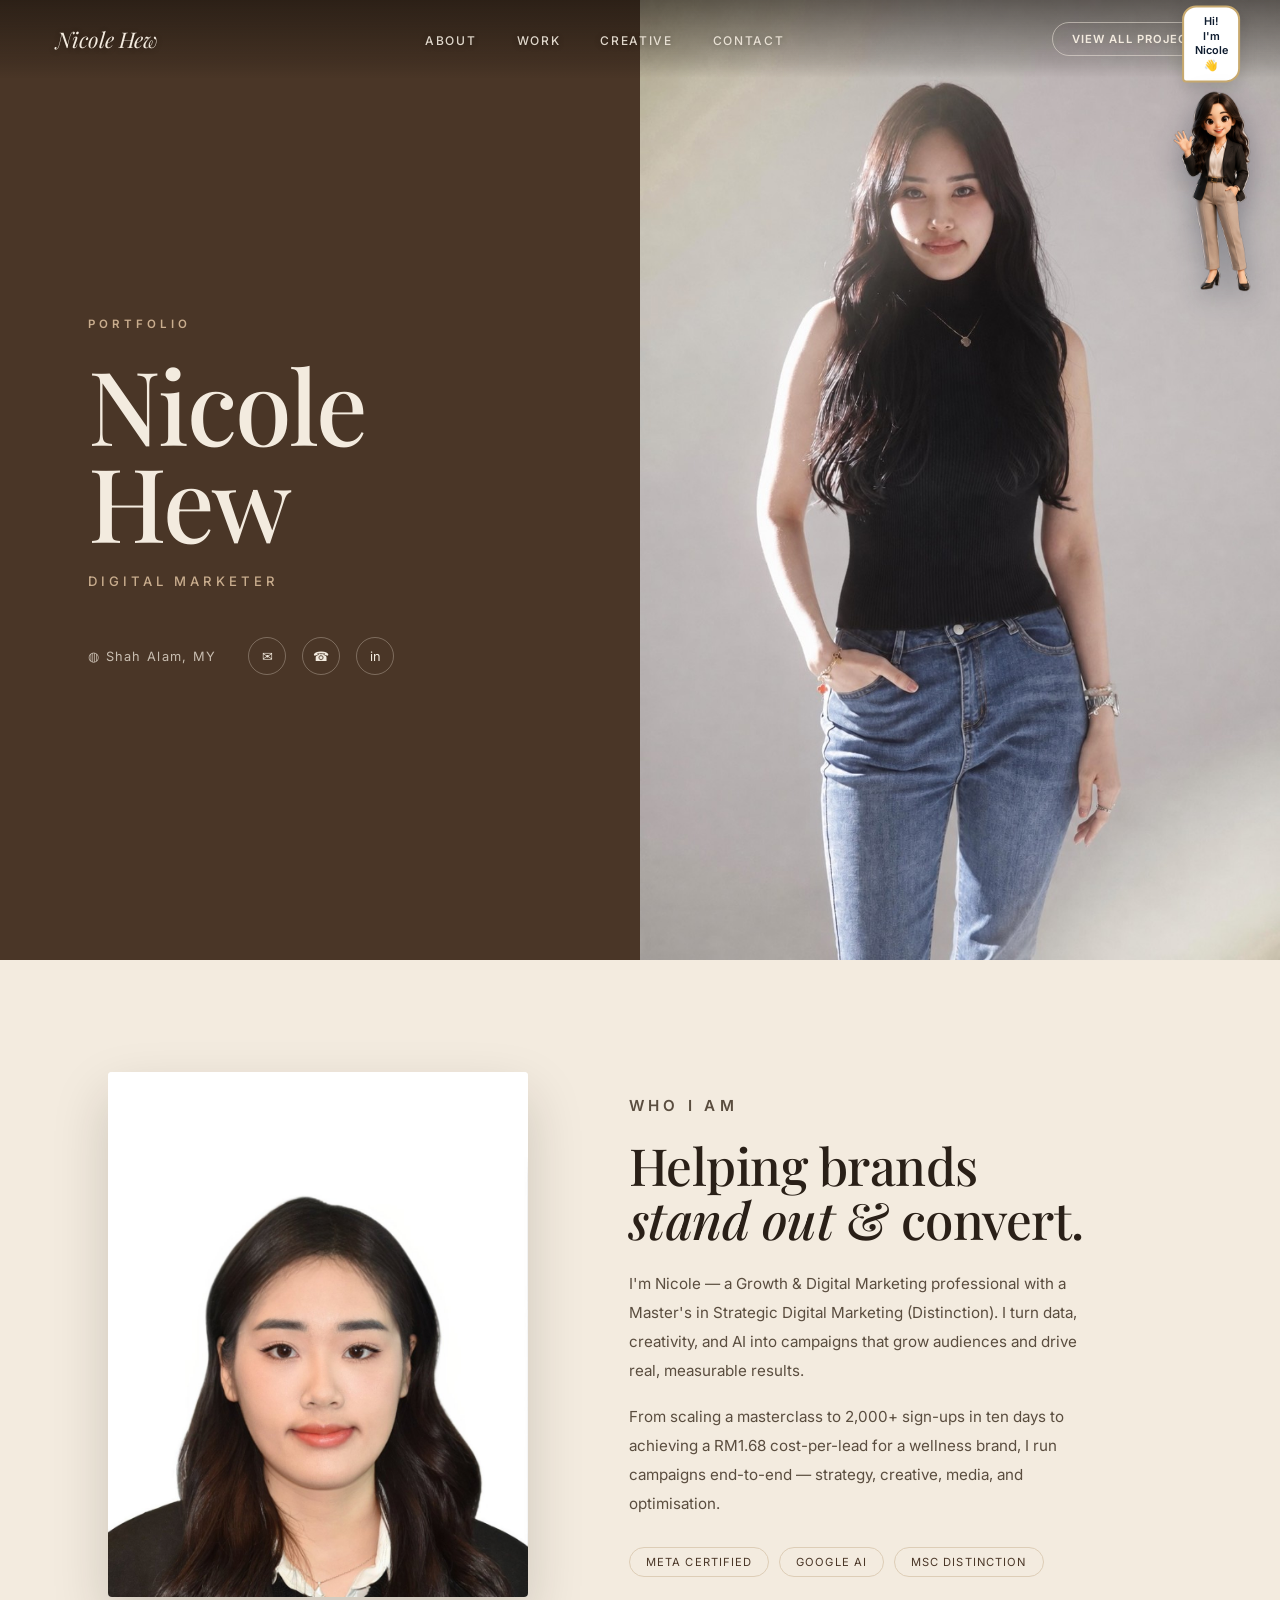
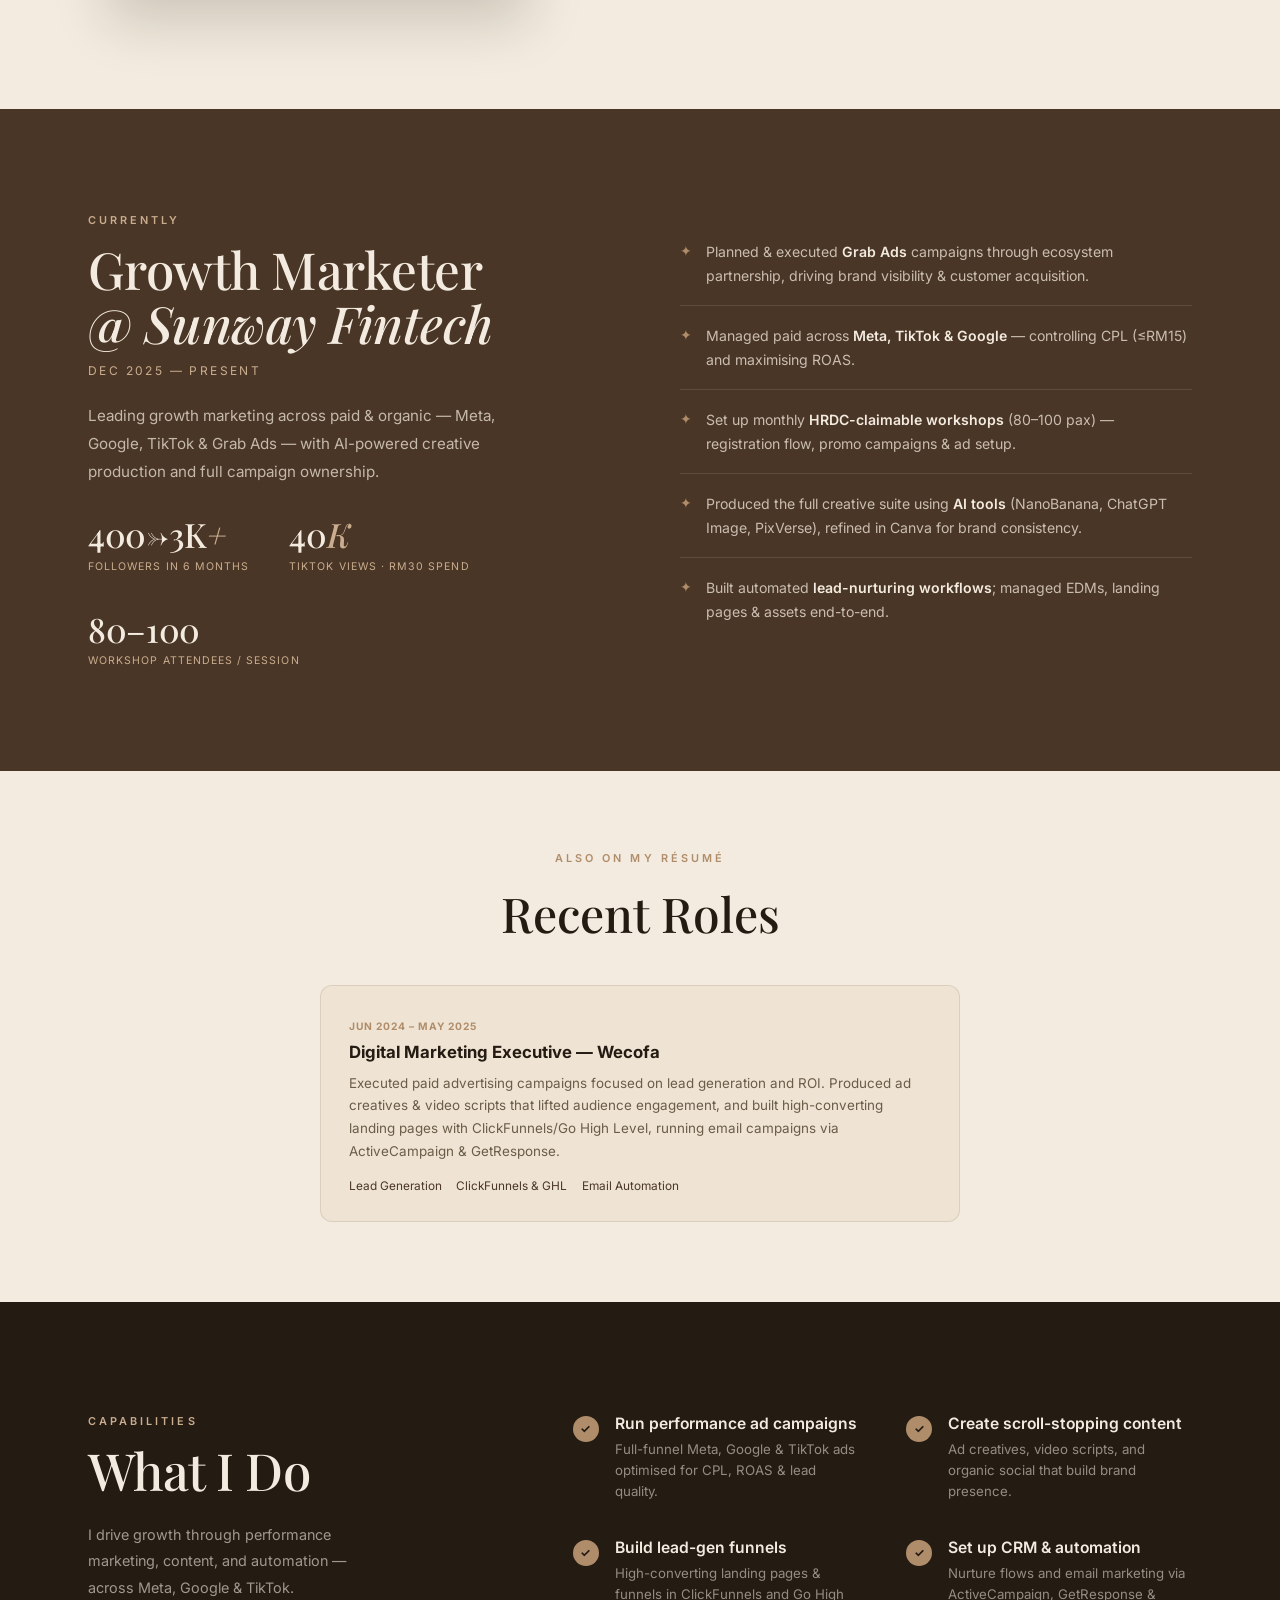
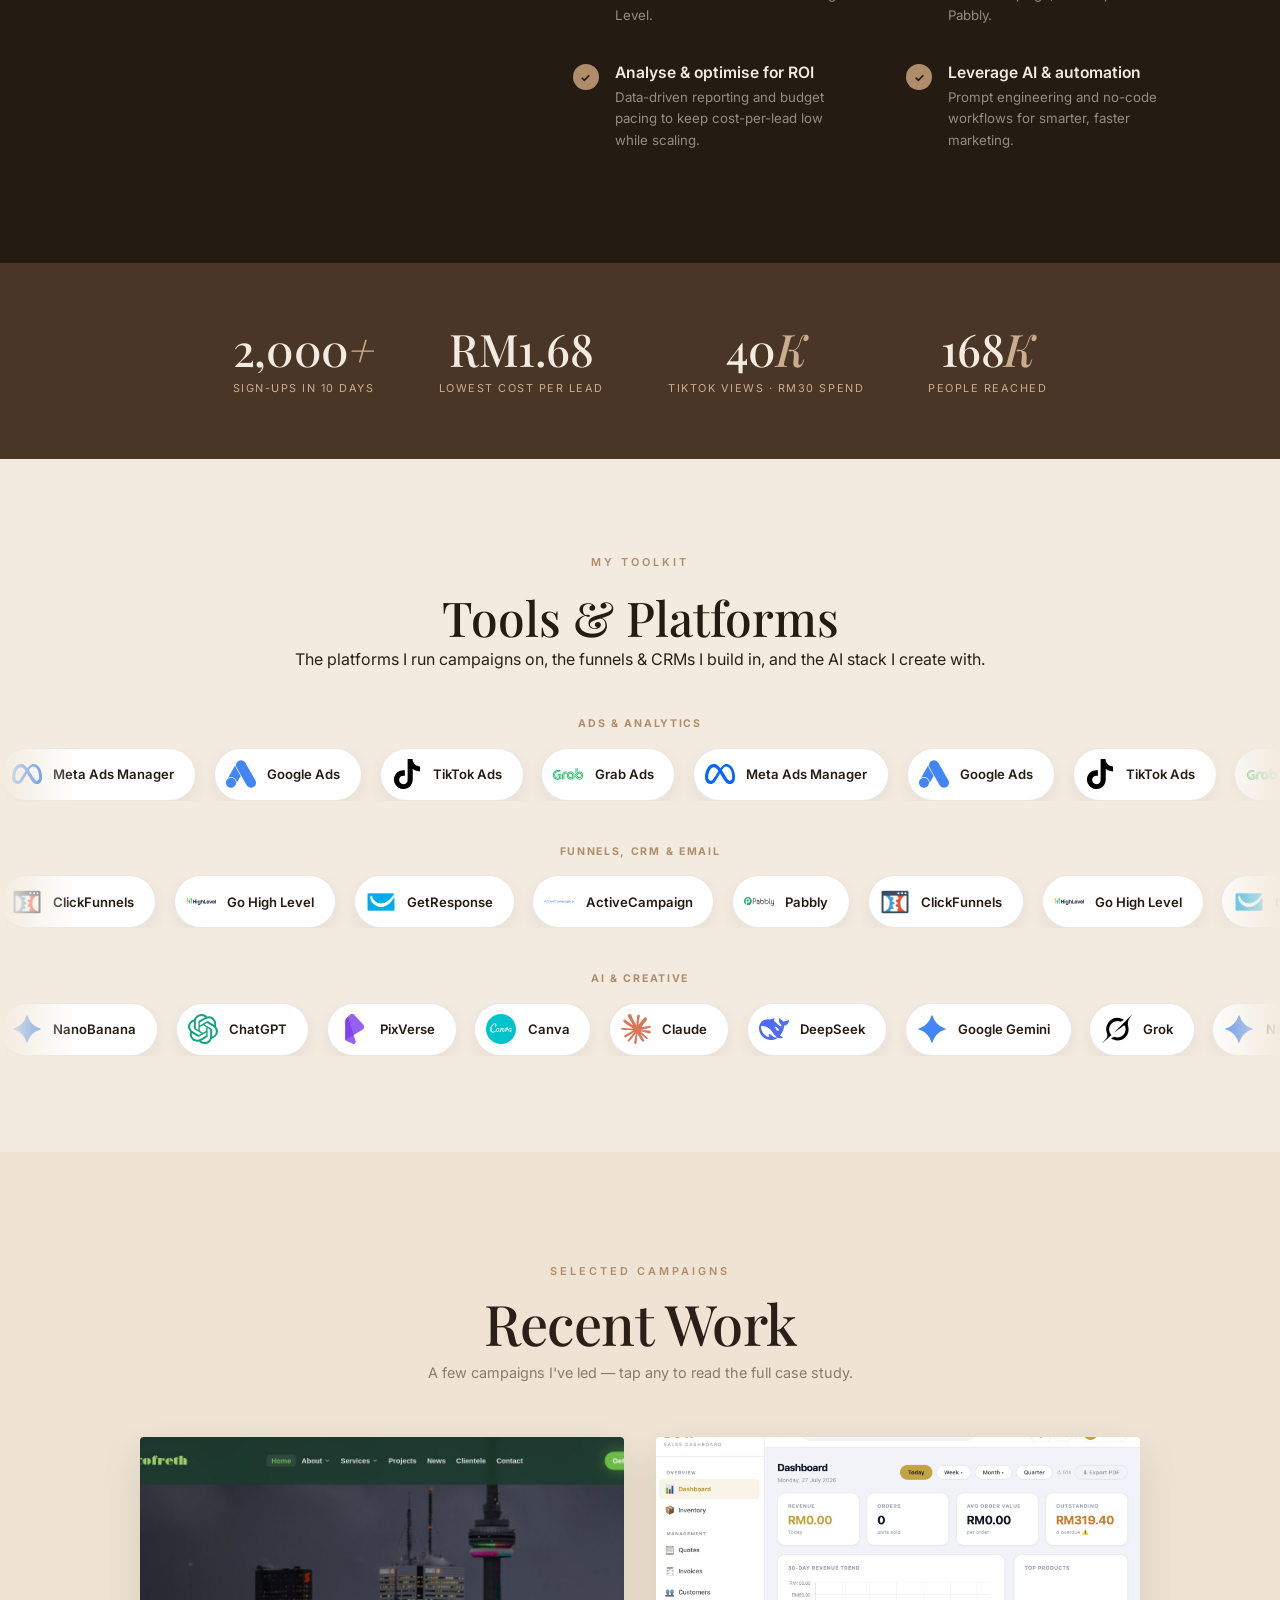
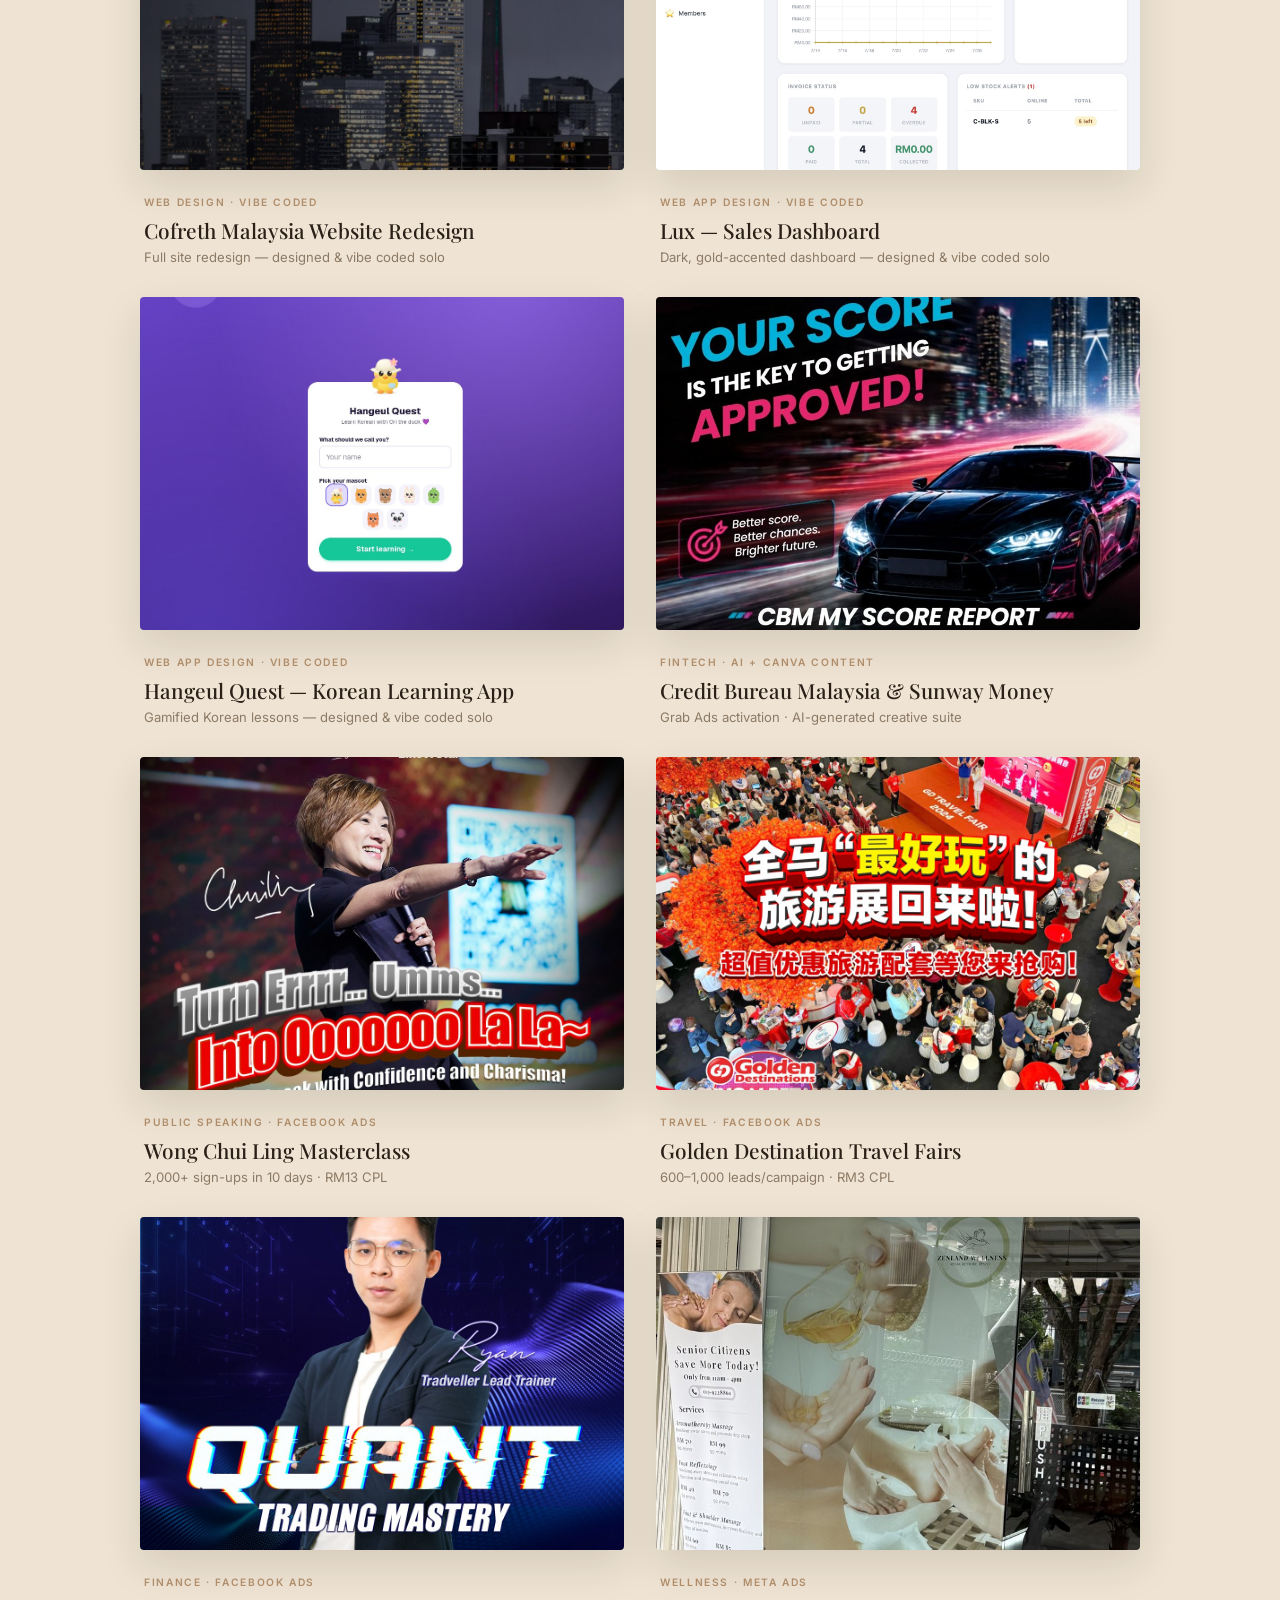
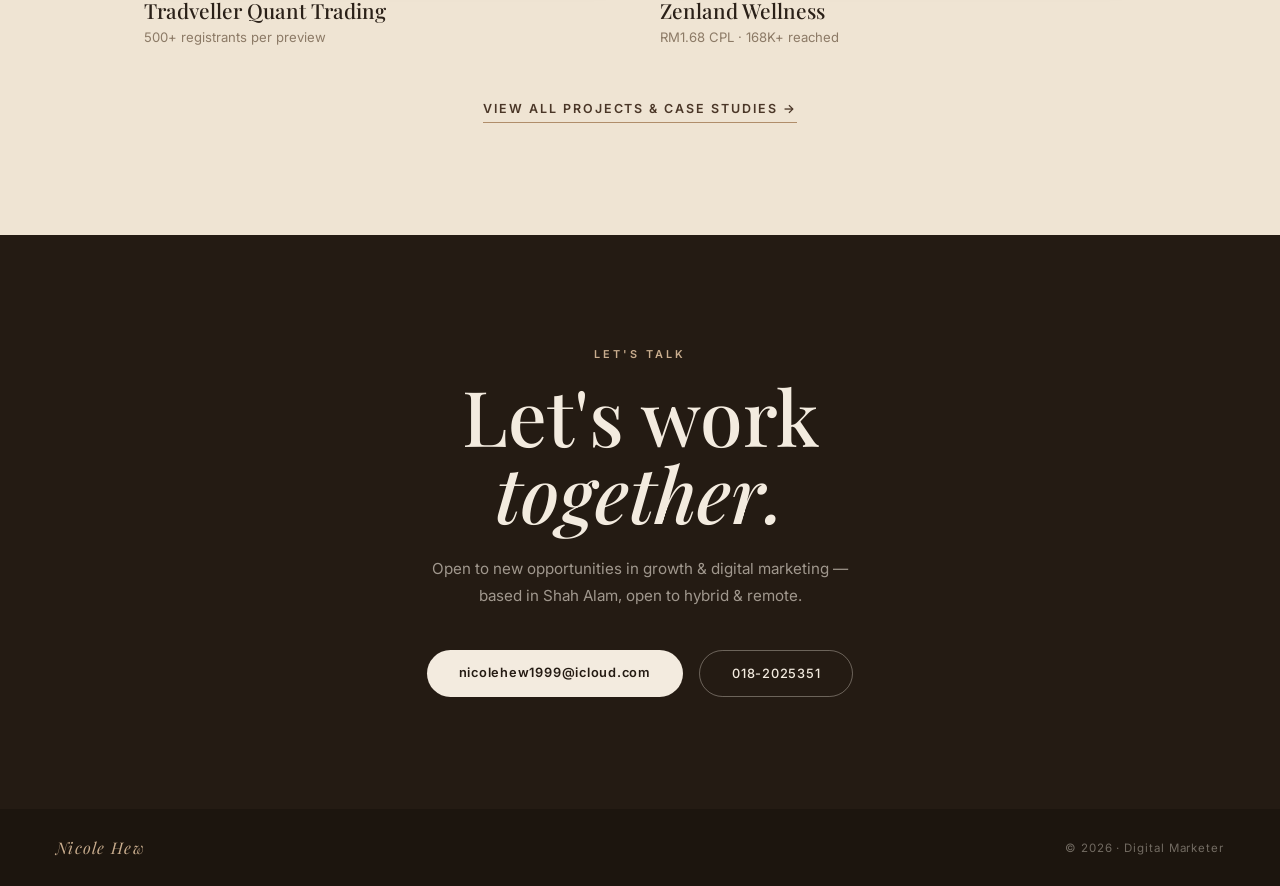
<file: index.html>
<!DOCTYPE html>
<html lang="en">
<head>
  <meta charset="UTF-8" />
  <meta name="viewport" content="width=device-width, initial-scale=1.0" />
  <title>Nicole Hew — Digital Marketer</title>
  <link rel="preconnect" href="https://fonts.googleapis.com" />
  <link rel="preconnect" href="https://fonts.gstatic.com" crossorigin />
  <link href="https://fonts.googleapis.com/css2?family=Playfair+Display:ital,wght@0,400;0,500;0,600;1,400;1,500&family=Cormorant+Garamond:ital@0;1&family=Inter:wght@300;400;500;600&display=swap" rel="stylesheet" />
  <link rel="stylesheet" href="style.css?v=28" />
</head>
<body>

  <!-- NAV -->
  <nav>
    <span class="logo">Nicole Hew</span>
    <ul>
      <li><a href="#about">About</a></li>
      <li><a href="#case">Work</a></li>
      <li><a href="projects.html#ai">Creative</a></li>
      <li><a href="#contact">Contact</a></li>
    </ul>
    <a class="nav-cta" href="projects.html">View All Projects</a>
  </nav>

  <!-- HERO -->
  <header class="hero">
    <div class="hero-text">
      <p class="hero-eyebrow">Portfolio</p>
      <h1 class="hero-name">Nicole<br/>Hew</h1>
      <p class="hero-role">Digital Marketer</p>
      <div class="hero-foot">
        <span class="hero-loc">◍ Shah Alam, MY</span>
        <div class="hero-socials">
          <a href="mailto:nicolehew1999@icloud.com" aria-label="Email">✉</a>
          <a href="tel:+60182025351" aria-label="Phone">☎</a>
          <a href="https://www.linkedin.com/in/nicolehewweiyi/" target="_blank" rel="noopener" aria-label="LinkedIn">in</a>
        </div>
      </div>
    </div>
    <div class="hero-photo">
      <img src="photo2.jpg?v=2" alt="Nicole Hew" onerror="this.outerHTML='&lt;div class=\'photo-ph hero-ph\'&gt;&lt;span&gt;Your portrait&lt;/span&gt;&lt;/div&gt;'" />
    </div>
  </header>

  <!-- ABOUT -->
  <section class="about" id="about">
    <div class="about-media">
      <img class="about-single" src="photo.jpg" alt="Nicole Hew" onerror="this.outerHTML='&lt;div class=\'photo-ph about-ph\'&gt;&lt;span&gt;Your photo&lt;/span&gt;&lt;/div&gt;'" />
    </div>
    <div class="about-copy">
      <p class="eyebrow">Who I am</p>
      <h2 class="serif-lg">Helping brands<br/><em>stand out</em> &amp; convert.</h2>
      <p>I'm Nicole — a Growth &amp; Digital Marketing professional with a Master's in Strategic Digital Marketing (Distinction). I turn data, creativity, and AI into campaigns that grow audiences and drive real, measurable results.</p>
      <p>From scaling a masterclass to 2,000+ sign-ups in ten days to achieving a RM1.68 cost-per-lead for a wellness brand, I run campaigns end-to-end — strategy, creative, media, and optimisation.</p>
      <div class="about-tags">
        <span>Meta Certified</span><span>Google AI</span><span>MSc Distinction</span>
      </div>
    </div>
  </section>

  <!-- CURRENT ROLE -->
  <section class="current" id="current">
    <div class="current-head">
      <p class="eyebrow light">Currently</p>
      <h2 class="serif-lg light">Growth Marketer<br/><em>@ Sunway Fintech</em></h2>
      <p class="current-date">Dec 2025 — Present</p>
      <p class="current-intro">Leading growth marketing across paid &amp; organic — Meta, Google, TikTok &amp; Grab Ads — with AI-powered creative production and full campaign ownership.</p>
      <div class="current-metrics">
        <div><b class="serif-lg">400→3K<em>+</em></b><span>Followers in 6 months</span></div>
        <div><b class="serif-lg">40<em>K</em></b><span>TikTok views · RM30 spend</span></div>
        <div><b class="serif-lg">80–100</b><span>Workshop attendees / session</span></div>
      </div>
    </div>
    <ul class="current-list">
      <li><span class="c-tick">✦</span><p>Planned &amp; executed <b>Grab Ads</b> campaigns through ecosystem partnership, driving brand visibility &amp; customer acquisition.</p></li>
      <li><span class="c-tick">✦</span><p>Managed paid across <b>Meta, TikTok &amp; Google</b> — controlling CPL (≤RM15) and maximising ROAS.</p></li>
      <li><span class="c-tick">✦</span><p>Set up monthly <b>HRDC-claimable workshops</b> (80–100 pax) — registration flow, promo campaigns &amp; ad setup.</p></li>
      <li><span class="c-tick">✦</span><p>Produced the full creative suite using <b>AI tools</b> (NanoBanana, ChatGPT Image, PixVerse), refined in Canva for brand consistency.</p></li>
      <li><span class="c-tick">✦</span><p>Built automated <b>lead-nurturing workflows</b>; managed EDMs, landing pages &amp; assets end-to-end.</p></li>
    </ul>
  </section>

  <!-- RECENT ROLES -->
  <section class="roles-wrap">
    <div class="section-head">
      <p class="eyebrow">Also On My Résumé</p>
      <h3>Recent Roles</h3>
    </div>
    <div class="roles">
      <div class="role-card">
        <span class="role-badge">Jun 2024 – May 2025</span>
        <h4>Digital Marketing Executive — Wecofa</h4>
        <p>Executed paid advertising campaigns focused on lead generation and ROI. Produced ad creatives &amp; video scripts that lifted audience engagement, and built high-converting landing pages with ClickFunnels/Go High Level, running email campaigns via ActiveCampaign &amp; GetResponse.</p>
        <div class="role-metrics">
          <span>Lead Generation</span>
          <span>ClickFunnels &amp; GHL</span>
          <span>Email Automation</span>
        </div>
      </div>
    </div>
  </section>

  <!-- SERVICES ("Do you need to") -->
  <section class="services" id="work">
    <div class="services-inner">
      <div class="services-head">
        <p class="eyebrow light">Capabilities</p>
        <h2 class="serif-lg light">What I Do</h2>
        <p class="services-sub">I drive growth through performance marketing, content, and automation — across Meta, Google &amp; TikTok.</p>
      </div>
      <ul class="services-list">
        <li><span class="tick">✓</span><div><b>Run performance ad campaigns</b><p>Full-funnel Meta, Google &amp; TikTok ads optimised for CPL, ROAS &amp; lead quality.</p></div></li>
        <li><span class="tick">✓</span><div><b>Create scroll-stopping content</b><p>Ad creatives, video scripts, and organic social that build brand presence.</p></div></li>
        <li><span class="tick">✓</span><div><b>Build lead-gen funnels</b><p>High-converting landing pages &amp; funnels in ClickFunnels and Go High Level.</p></div></li>
        <li><span class="tick">✓</span><div><b>Set up CRM &amp; automation</b><p>Nurture flows and email marketing via ActiveCampaign, GetResponse &amp; Pabbly.</p></div></li>
        <li><span class="tick">✓</span><div><b>Analyse &amp; optimise for ROI</b><p>Data-driven reporting and budget pacing to keep cost-per-lead low while scaling.</p></div></li>
        <li><span class="tick">✓</span><div><b>Leverage AI &amp; automation</b><p>Prompt engineering and no-code workflows for smarter, faster marketing.</p></div></li>
      </ul>
    </div>
  </section>

  <!-- STATS BAND -->
  <section class="stats">
    <div class="stat"><span class="stat-num serif-lg">2,000<em>+</em></span><span class="stat-key">Sign-ups in 10 days</span></div>
    <div class="stat"><span class="stat-num serif-lg">RM1.68</span><span class="stat-key">Lowest cost per lead</span></div>
    <div class="stat"><span class="stat-num serif-lg">40<em>K</em></span><span class="stat-key">TikTok views · RM30 spend</span></div>
    <div class="stat"><span class="stat-num serif-lg">168<em>K</em></span><span class="stat-key">People reached</span></div>
  </section>

  <!-- TOOLS & PLATFORMS -->
  <section class="tools" id="tools">
    <div class="section-head">
      <p class="eyebrow">My Toolkit</p>
      <h3>Tools &amp; Platforms</h3>
      <p class="section-sub">The platforms I run campaigns on, the funnels &amp; CRMs I build in, and the AI stack I create with.</p>
    </div>

    <p class="tools-cat">Ads &amp; Analytics</p>
    <div class="marquee">
      <div class="marquee-track" data-marquee>
        <div class="logo-card"><img src="img/logos/meta.svg" alt="Meta" /><span>Meta Ads Manager</span></div>
        <div class="logo-card"><img src="img/logos/googleads.svg" alt="Google Ads" /><span>Google Ads</span></div>
        <div class="logo-card"><img src="img/logos/tiktok.svg" alt="TikTok" /><span>TikTok Ads</span></div>
        <div class="logo-card"><img src="img/logos/grab.svg" alt="Grab" /><span>Grab Ads</span></div>
      </div>
    </div>

    <p class="tools-cat">Funnels, CRM &amp; Email</p>
    <div class="marquee">
      <div class="marquee-track reverse" data-marquee>
        <div class="logo-card"><img src="img/logos/clickfunnels.png" alt="ClickFunnels" /><span>ClickFunnels</span></div>
        <div class="logo-card"><img src="img/logos/gohighlevel.svg" alt="Go High Level" /><span>Go High Level</span></div>
        <div class="logo-card"><img src="img/logos/getresponse.png" alt="GetResponse" /><span>GetResponse</span></div>
        <div class="logo-card"><img src="img/logos/activecampaign.svg" alt="ActiveCampaign" /><span>ActiveCampaign</span></div>
        <div class="logo-card"><img src="img/logos/pabbly.svg" alt="Pabbly" /><span>Pabbly</span></div>
      </div>
    </div>

    <p class="tools-cat">AI &amp; Creative</p>
    <div class="marquee">
      <div class="marquee-track" data-marquee>
        <div class="logo-card"><img src="img/logos/gemini.svg" alt="Gemini" /><span>NanoBanana</span></div>
        <div class="logo-card"><img src="img/logos/openai.svg" alt="OpenAI" /><span>ChatGPT</span></div>
        <div class="logo-card"><img src="img/logos/pixverse.svg" alt="PixVerse" /><span>PixVerse</span></div>
        <div class="logo-card"><img src="img/logos/canva.svg" alt="Canva" /><span>Canva</span></div>
        <div class="logo-card"><img src="img/logos/claude.svg" alt="Claude" /><span>Claude</span></div>
        <div class="logo-card"><img src="img/logos/deepseek.svg" alt="DeepSeek" /><span>DeepSeek</span></div>
        <div class="logo-card"><img src="img/logos/gemini.svg" alt="Gemini" /><span>Google Gemini</span></div>
        <div class="logo-card"><img src="img/logos/grok.svg" alt="Grok" /><span>Grok</span></div>
      </div>
    </div>
  </section>

  <!-- SELECTED WORK -->
  <section class="work" id="case">
    <div class="work-head">
      <p class="eyebrow">Selected campaigns</p>
      <h2 class="serif-lg">Recent Work</h2>
      <p class="work-sub">A few campaigns I've led — tap any to read the full case study.</p>
    </div>
    <div class="work-gallery">
      <a class="wtile" href="projects.html#cofreth">
        <div class="wtile-img"><img src="img/cofreth-new.jpg" alt="Cofreth Malaysia website redesign" /></div>
        <div class="wtile-cap"><span class="wtile-cat">Web Design · Vibe Coded</span><h3>Cofreth Malaysia Website Redesign</h3><p>Full site redesign — designed &amp; vibe coded solo</p></div>
      </a>
      <a class="wtile" href="projects.html#lux">
        <div class="wtile-img"><img src="img/lux-dashboard.jpg" alt="Lux Sales Dashboard" /></div>
        <div class="wtile-cap"><span class="wtile-cat">Web App Design · Vibe Coded</span><h3>Lux — Sales Dashboard</h3><p>Dark, gold-accented dashboard — designed &amp; vibe coded solo</p></div>
      </a>
      <a class="wtile" href="projects.html#hangeul">
        <div class="wtile-img"><img src="img/korean-onboarding.jpg" alt="Hangeul Quest Korean learning app" /></div>
        <div class="wtile-cap"><span class="wtile-cat">Web App Design · Vibe Coded</span><h3>Hangeul Quest — Korean Learning App</h3><p>Gamified Korean lessons — designed &amp; vibe coded solo</p></div>
      </a>
      <a class="wtile" href="projects.html#cbmsunway">
        <div class="wtile-img"><img src="img/cbm-car.jpg" alt="Credit Bureau Malaysia MyScore campaign" /></div>
        <div class="wtile-cap"><span class="wtile-cat">Fintech · AI + Canva Content</span><h3>Credit Bureau Malaysia &amp; Sunway Money</h3><p>Grab Ads activation · AI-generated creative suite</p></div>
      </a>
      <a class="wtile" href="projects.html#chuiling">
        <div class="wtile-img"><img src="img/chuiling-ad1.jpg" alt="Wong Chui Ling public speaking campaign" /></div>
        <div class="wtile-cap"><span class="wtile-cat">Public Speaking · Facebook Ads</span><h3>Wong Chui Ling Masterclass</h3><p>2,000+ sign-ups in 10 days · RM13 CPL</p></div>
      </a>
      <a class="wtile" href="projects.html#golden">
        <div class="wtile-img"><img src="img/golden-ad1.jpg" alt="Golden Destination travel campaign" /></div>
        <div class="wtile-cap"><span class="wtile-cat">Travel · Facebook Ads</span><h3>Golden Destination Travel Fairs</h3><p>600–1,000 leads/campaign · RM3 CPL</p></div>
      </a>
      <a class="wtile" href="projects.html#tradveller">
        <div class="wtile-img"><img src="img/quant-ad1.jpg" alt="Tradveller quant trading campaign" /></div>
        <div class="wtile-cap"><span class="wtile-cat">Finance · Facebook Ads</span><h3>Tradveller Quant Trading</h3><p>500+ registrants per preview</p></div>
      </a>
      <a class="wtile" href="projects.html#zenland">
        <div class="wtile-img"><img src="img/zenland-storefront.jpg" alt="Zenland Wellness storefront" /></div>
        <div class="wtile-cap"><span class="wtile-cat">Wellness · Meta Ads</span><h3>Zenland Wellness</h3><p>RM1.68 CPL · 168K+ reached</p></div>
      </a>
    </div>
    <a class="work-cta" href="projects.html">View all projects &amp; case studies →</a>
  </section>

  <!-- CONTACT -->
  <section class="contact" id="contact">
    <p class="eyebrow light">Let's talk</p>
    <h2 class="serif-xl light">Let's work<br/><em>together.</em></h2>
    <p class="contact-sub">Open to new opportunities in growth &amp; digital marketing — based in Shah Alam, open to hybrid &amp; remote.</p>
    <div class="contact-links">
      <a href="mailto:nicolehew1999@icloud.com" class="btn-cream">nicolehew1999@icloud.com</a>
      <a href="tel:+60182025351" class="btn-line">018-2025351</a>
    </div>
  </section>

  <footer>
    <span>Nicole Hew</span>
    <span>© 2026 · Digital Marketer</span>
  </footer>

  <script src="main.js?v=13"></script>
  <script src="mascot.js?v=18"></script>
</body>
</html>
</file>
<file: style.css>
*, *::before, *::after { box-sizing: border-box; margin: 0; padding: 0; }

:root {
  --espresso: #241b13;
  --brown: #4a3627;
  --brown-2: #5c4634;
  --tan: #b08d6a;
  --tan-soft: #c9ad8e;
  --cream: #f3ebdf;
  --cream-2: #efe4d3;
  --sand: #e6d8c3;
  --ink: #2a2018;
  --muted: #8c7a66;
  --line: #ddcdb6;
}

html { scroll-behavior: smooth; }
body { font-family: 'Inter', sans-serif; background: var(--cream); color: var(--ink); overflow-x: hidden; }

.serif-lg { font-family: 'Playfair Display', serif; font-weight: 500; line-height: 1.05; letter-spacing: -0.01em; }
.serif-xl { font-family: 'Playfair Display', serif; font-weight: 500; line-height: 1; }
em { font-family: 'Playfair Display', serif; font-style: italic; }
.eyebrow { font-size: 0.68rem; font-weight: 600; letter-spacing: 0.28em; text-transform: uppercase; color: var(--tan); margin-bottom: 1rem; }
.eyebrow.light { color: var(--tan-soft); }
.light { color: var(--cream); }

/* ── NAV ── */
nav {
  position: fixed; top: 0; left: 0; right: 0; z-index: 100;
  display: flex; align-items: center; justify-content: space-between;
  padding: 1.4rem 3.5rem;
  background: linear-gradient(180deg, rgba(20,15,10,0.55) 0%, rgba(20,15,10,0.15) 80%, rgba(20,15,10,0) 100%);
  transition: background 0.4s, padding 0.4s;
}
nav.scrolled { background: rgba(36,27,19,0.92); backdrop-filter: blur(10px); padding: 1rem 3.5rem; }
.logo { font-family: 'Playfair Display', serif; font-size: 1.35rem; font-style: italic; color: var(--cream); text-shadow: 0 1px 6px rgba(0,0,0,0.3); }
nav ul { list-style: none; display: flex; gap: 2.5rem; }
nav ul a {
  position: relative; text-decoration: none; font-size: 0.75rem; font-weight: 500; letter-spacing: 0.14em;
  text-transform: uppercase; color: rgba(243,235,223,0.9); text-shadow: 0 1px 6px rgba(0,0,0,0.3);
  padding-bottom: 0.35rem; transition: color 0.25s;
}
nav ul a::after {
  content: ''; position: absolute; left: 0; bottom: 0; width: 100%; height: 2px;
  background: var(--tan); transform: scaleX(0); transform-origin: left; transition: transform 0.25s ease;
}
nav ul a:hover { color: var(--tan-soft); }
nav ul a:hover::after { transform: scaleX(1); }
.nav-cta {
  font-size: 0.7rem; font-weight: 600; letter-spacing: 0.1em; text-transform: uppercase;
  color: var(--cream); text-decoration: none; white-space: nowrap;
  border: 1px solid rgba(243,235,223,0.5); border-radius: 999px; padding: 0.55rem 1.2rem;
  transition: background 0.25s, border-color 0.25s, color 0.25s;
}
.nav-cta:hover { background: var(--tan); border-color: var(--tan); color: var(--espresso); }

/* ── HERO ── */
.hero {
  min-height: 100vh; background: var(--brown);
  display: grid; grid-template-columns: 1fr 1fr; align-items: stretch;
}
.hero-text { display: flex; flex-direction: column; justify-content: center; padding: 6rem 4rem 4rem 5.5rem; }
.hero-eyebrow { font-family: 'Inter', sans-serif; font-size: 0.72rem; font-weight: 600; letter-spacing: 0.35em; text-transform: uppercase; color: var(--tan-soft); margin-bottom: 1.5rem; }
.hero-name { font-family: 'Playfair Display', serif; font-weight: 500; font-size: clamp(3.5rem, 8vw, 7rem); color: var(--cream); line-height: 0.95; letter-spacing: -0.02em; }
.hero-role { font-size: 0.82rem; font-weight: 500; letter-spacing: 0.3em; text-transform: uppercase; color: var(--tan-soft); margin-top: 1.5rem; }
.hero-foot { display: flex; align-items: center; gap: 2rem; margin-top: 3rem; flex-wrap: wrap; }
.hero-loc { font-size: 0.8rem; letter-spacing: 0.1em; color: rgba(243,235,223,0.75); }
.hero-socials { display: flex; gap: 1rem; }
.hero-socials a {
  width: 38px; height: 38px; border-radius: 50%; border: 1px solid rgba(243,235,223,0.3);
  display: flex; align-items: center; justify-content: center;
  color: var(--cream); text-decoration: none; font-size: 0.8rem; transition: all 0.25s;
}
.hero-socials a:hover { background: var(--tan); border-color: var(--tan); color: var(--espresso); }
.hero-photo { position: relative; overflow: hidden; }
.hero-photo img { width: 100%; height: 100%; object-fit: cover; object-position: center 20%; display: block; }

/* photo placeholders */
.photo-ph { display: flex; align-items: center; justify-content: center; background: var(--brown-2); }
.photo-ph span { font-family: 'Playfair Display', serif; font-style: italic; font-size: 1.1rem; color: var(--tan-soft); letter-spacing: 0.05em; }
.hero-ph { width: 100%; height: 100%; min-height: 100vh; }
.about-ph { width: 100%; height: 100%; background: var(--sand); }
.about-ph span { color: var(--muted); }

/* ── ABOUT ── */
.about { background: var(--cream); padding: 7rem 5.5rem; display: grid; grid-template-columns: 0.9fr 1.1fr; gap: 5rem; align-items: center; }
.about-media { display: flex; justify-content: center; }
.about-single { width: 100%; max-width: 420px; aspect-ratio: 4/5; object-fit: cover; object-position: center 20%; border-radius: 4px; box-shadow: 0 24px 55px rgba(36,27,19,0.18); display: block; background: #fff; }
.about-ph { width: 100%; max-width: 420px; aspect-ratio: 4/5; border-radius: 4px; }
.about-copy h2 { font-size: clamp(2rem, 4vw, 3.2rem); color: var(--ink); margin-bottom: 1.5rem; }
.about-copy p { font-size: 0.95rem; line-height: 1.9; color: #5a4d3f; margin-bottom: 1.1rem; max-width: 46ch; }
.about-tags { display: flex; flex-wrap: wrap; gap: 0.6rem; margin-top: 1.75rem; }
.about-tags span { font-size: 0.7rem; letter-spacing: 0.1em; text-transform: uppercase; color: var(--brown); border: 1px solid var(--line); border-radius: 100px; padding: 0.45rem 1rem; }

/* ── CURRENT ROLE ── */
.current { background: var(--brown); padding: 6.5rem 5.5rem; display: grid; grid-template-columns: 1fr 1fr; gap: 5rem; align-items: center; }
.current-head h2 { font-size: clamp(2rem, 4vw, 3.2rem); margin-bottom: 0.75rem; }
.current-date { font-size: 0.75rem; letter-spacing: 0.2em; text-transform: uppercase; color: var(--tan-soft); margin-bottom: 1.5rem; }
.current-intro { font-size: 0.95rem; line-height: 1.85; color: rgba(243,235,223,0.72); max-width: 42ch; margin-bottom: 2rem; }
.current-metrics { display: flex; gap: 2.5rem; flex-wrap: wrap; }
.current-metrics b { display: block; font-size: 2.1rem; color: var(--cream); line-height: 1; font-weight: 500; }
.current-metrics em { color: var(--tan-soft); }
.current-metrics span { font-size: 0.66rem; letter-spacing: 0.1em; text-transform: uppercase; color: var(--tan-soft); margin-top: 0.5rem; display: block; }
.current-list { list-style: none; display: flex; flex-direction: column; gap: 1.1rem; }
.current-list li { display: flex; gap: 0.9rem; align-items: flex-start; padding-bottom: 1.1rem; border-bottom: 1px solid rgba(243,235,223,0.12); }
.current-list li:last-child { border-bottom: none; }
.c-tick { color: var(--tan); font-size: 0.9rem; margin-top: 0.15rem; flex-shrink: 0; }
.current-list p { font-size: 0.88rem; line-height: 1.7; color: rgba(243,235,223,0.75); }
.current-list b { color: var(--cream); font-weight: 600; }

/* ── RECENT ROLES ── */
.roles-wrap { max-width: 1120px; margin: 0 auto; padding: 5rem 2rem; }
.roles-wrap .section-head { text-align: center; margin-bottom: 2.5rem; }
.roles-wrap .section-head h3 { font-family: 'Playfair Display', serif; font-weight: 500; font-size: clamp(2rem, 4vw, 3rem); color: var(--espresso); }
.roles { display: grid; grid-template-columns: 1fr 1fr; gap: 1.5rem; }
.roles > .role-card:only-child { grid-column: 1 / -1; justify-self: center; max-width: 640px; width: 100%; }
.role-card { background: var(--cream-2); border: 1px solid rgba(74,54,39,0.12); border-radius: 12px; padding: 1.75rem; }
.role-badge { display: inline-block; font-size: 0.64rem; font-weight: 700; letter-spacing: 0.1em; text-transform: uppercase; color: var(--tan); margin-bottom: 0.6rem; }
.role-card h4 { font-size: 1.05rem; margin-bottom: 0.6rem; color: var(--espresso); }
.role-card p { font-size: 0.84rem; line-height: 1.7; color: #6b5c48; margin-bottom: 1rem; }
.role-metrics { display: flex; flex-wrap: wrap; gap: 0.4rem 0.9rem; }
.role-metrics span { font-size: 0.74rem; color: var(--brown); }
.role-metrics b { color: var(--espresso); }
@media (max-width: 820px) { .roles { grid-template-columns: 1fr; } }

/* ── SERVICES ── */
.services { background: var(--espresso); padding: 7rem 5.5rem; }
.services-inner { display: grid; grid-template-columns: 0.8fr 1.2fr; gap: 4.5rem; align-items: start; }
.services-head h2 { font-size: clamp(2.2rem, 4vw, 3.4rem); margin-bottom: 1.5rem; }
.services-sub { font-size: 0.9rem; line-height: 1.85; color: rgba(243,235,223,0.6); max-width: 34ch; }
.services-list { list-style: none; display: grid; grid-template-columns: 1fr 1fr; gap: 2.25rem 3rem; }
.services-list li { display: flex; gap: 1rem; align-items: flex-start; }
.tick { flex-shrink: 0; width: 26px; height: 26px; border-radius: 50%; background: var(--tan); color: var(--espresso); display: flex; align-items: center; justify-content: center; font-size: 0.75rem; font-weight: 700; margin-top: 0.1rem; }
.services-list b { display: block; font-size: 0.98rem; color: var(--cream); margin-bottom: 0.35rem; font-weight: 600; }
.services-list p { font-size: 0.83rem; line-height: 1.6; color: rgba(243,235,223,0.55); }

/* ── STATS ── */
.stats { background: var(--brown); display: flex; justify-content: center; gap: 4rem; padding: 4rem 3rem; flex-wrap: wrap; }
.stat { text-align: center; }
.stat-num { display: block; font-size: 2.8rem; color: var(--cream); line-height: 1; }
.stat-num em { color: var(--tan-soft); }
.stat-key { font-size: 0.68rem; letter-spacing: 0.14em; text-transform: uppercase; color: var(--tan-soft); margin-top: 0.6rem; display: block; }

/* ── TOOLS & PLATFORMS ── */
.tools { background: var(--cream); padding: 6rem 0; overflow: hidden; }
.tools .section-head { text-align: center; margin: 0 auto 3rem; max-width: 1120px; padding: 0 5.5rem; }
.tools .section-head h3 { font-family: 'Playfair Display', serif; font-weight: 500; font-size: clamp(2rem, 4vw, 3rem); color: var(--espresso); }
.tools-cat {
  font-size: 0.66rem; font-weight: 700; letter-spacing: 0.16em; text-transform: uppercase; color: var(--tan);
  margin: 2.75rem auto 1.1rem; text-align: center; max-width: 1120px; padding: 0 5.5rem;
}
.tools-cat:first-of-type { margin-top: 0; }

.marquee {
  position: relative; overflow: hidden; width: 100%;
  -webkit-mask-image: linear-gradient(90deg, transparent 0, #000 6%, #000 94%, transparent 100%);
  mask-image: linear-gradient(90deg, transparent 0, #000 6%, #000 94%, transparent 100%);
}
.marquee-track {
  display: flex; gap: 1.1rem; width: max-content;
  animation: marquee-scroll linear infinite;
  animation-duration: var(--marquee-duration, 26s);
}
.marquee-track.reverse { animation-direction: reverse; }
.marquee:hover .marquee-track { animation-play-state: paused; }
@keyframes marquee-scroll { from { transform: translateX(0); } to { transform: translateX(calc(-1 * var(--set-width, 50%))); } }

.logo-card {
  display: flex; align-items: center; gap: 0.7rem; background: #fff; flex-shrink: 0;
  border: 1px solid rgba(74,54,39,0.12); border-radius: 100px; padding: 0.65rem 1.3rem 0.65rem 0.7rem;
  font-size: 0.82rem; font-weight: 600; color: var(--espresso); white-space: nowrap;
  box-shadow: 0 6px 16px rgba(36,27,19,0.06); transition: transform 0.25s, box-shadow 0.25s;
}
.logo-card:hover { transform: translateY(-3px) scale(1.03); box-shadow: 0 12px 26px rgba(36,27,19,0.16); }
.logo-card img { width: 30px; height: 30px; object-fit: contain; flex-shrink: 0; }
@media (max-width: 900px) {
  .tools { padding: 4.5rem 0; }
  .tools .section-head, .tools-cat { padding: 0 1.75rem; }
}

/* ── SELECTED WORK ── */
.work { background: var(--cream-2); padding: 7rem 5.5rem; }
.work-head { text-align: center; margin-bottom: 3.5rem; }
.work-head h2 { font-size: clamp(2.2rem, 4.5vw, 3.5rem); color: var(--ink); }
.work-sub { font-size: 0.9rem; color: var(--muted); margin-top: 0.75rem; }
.work-gallery { display: grid; grid-template-columns: repeat(2, 1fr); gap: 2rem; max-width: 1000px; margin: 0 auto; }
.wtile { text-decoration: none; color: var(--ink); display: block; }
.wtile-img { overflow: hidden; border-radius: 4px; aspect-ratio: 16/11; box-shadow: 0 16px 40px rgba(36,27,19,0.12); }
.wtile-img img { width: 100%; height: 100%; object-fit: cover; transition: transform 0.5s ease; display: block; }
.wtile:hover .wtile-img img { transform: scale(1.05); }
.wtile-cap { padding: 1.25rem 0.25rem 0; }
.wtile-cat { font-size: 0.64rem; font-weight: 600; letter-spacing: 0.16em; text-transform: uppercase; color: var(--tan); }
.wtile-cap h3 { font-family: 'Playfair Display', serif; font-weight: 500; font-size: 1.3rem; margin: 0.4rem 0 0.3rem; }
.wtile-cap p { font-size: 0.82rem; color: var(--muted); }
.work-cta { display: block; text-align: center; margin: 3.5rem auto 0; width: fit-content; font-size: 0.78rem; font-weight: 600; letter-spacing: 0.16em; text-transform: uppercase; color: var(--brown); text-decoration: none; border-bottom: 1px solid var(--tan); padding-bottom: 0.4rem; transition: color 0.25s; }
.work-cta:hover { color: var(--tan); }

/* ── AI-POWERED CREATIVE ── */
.ailab { background: var(--brown); padding: 7rem 5.5rem; }
.ailab-head { text-align: center; max-width: 640px; margin: 0 auto 3rem; }
.ailab-head h2 { font-size: clamp(2.2rem, 4.5vw, 3.4rem); margin-bottom: 1.25rem; }
.ailab-sub { font-size: 0.92rem; line-height: 1.85; color: rgba(243,235,223,0.72); }
.ailab-sub b { color: var(--cream); font-weight: 600; }
/* sample posts (visual + copy) */
.ailab-posts { max-width: 1000px; margin: 0 auto 4rem; display: flex; flex-direction: column; gap: 2rem; }
.ailab-post { display: grid; grid-template-columns: 280px 1fr; gap: 2.5rem; align-items: center; background: rgba(243,235,223,0.05); border: 1px solid rgba(243,235,223,0.1); border-radius: 14px; padding: 1.75rem; }
.ailab-post.feature { grid-template-columns: 1fr; }
.ailab-post.feature .ailab-post-media.wide { max-width: 560px; margin: 0 auto; width: 100%; }
.ailab-post.reverse { grid-template-columns: 1fr 280px; }
.ailab-post.reverse .ailab-post-media { order: 2; }
.ailab-post-media { position: relative; width: 100%; min-width: 0; border-radius: 10px; overflow: hidden; background: #000; box-shadow: 0 16px 38px rgba(0,0,0,0.32); aspect-ratio: 4/5; }
.ailab-post-media.is-video { aspect-ratio: 9/16; }
.ailab-post-media.wide { aspect-ratio: 2/1; }
.ailab-post-media img, .ailab-post-media video { width: 100%; height: 100%; object-fit: cover; display: block; }
.ailab-proof-gallery { display: grid; grid-template-columns: 1fr 1.55fr; gap: 1.25rem; max-width: 780px; margin: 0 auto 2rem; align-items: stretch; }
.ailab-post-media.tall { aspect-ratio: 9/17; }
.ailab-post-media.tall .ailab-badge { background: #1db954; color: #fff; }
.ailab-post-media.wide2 { aspect-ratio: 4/3; }
@media (max-width: 700px) {
  .ailab-proof-gallery { grid-template-columns: 1fr; max-width: 320px; }
}
.ailab-post-tag { font-size: 0.62rem; font-weight: 700; letter-spacing: 0.16em; text-transform: uppercase; color: var(--tan-soft); margin-bottom: 0.6rem; }
.ailab-post-copy h3 { font-family: 'Playfair Display', serif; font-weight: 500; font-size: 1.55rem; color: var(--cream); margin-bottom: 0.9rem; line-height: 1.15; }
.ailab-post-text { font-size: 0.86rem; line-height: 1.8; color: rgba(243,235,223,0.72); margin-bottom: 1rem; }
.ailab-post-meta { font-size: 0.66rem; letter-spacing: 0.1em; text-transform: uppercase; color: var(--tan); }

.ailab-showcase { position: relative; max-width: 1140px; margin: 0 auto; padding: 3rem 2rem 2.5rem; border-radius: 26px; }
.ailab-showcase::before {
  content: ''; position: absolute; inset: 0; border-radius: 26px; padding: 1.5px;
  background: linear-gradient(120deg, rgba(201,173,142,0.05), rgba(230,199,150,0.85), rgba(201,173,142,0.05), rgba(230,199,150,0.55), rgba(201,173,142,0.05));
  background-size: 300% 300%;
  animation: ai-shimmer 7s ease infinite;
  -webkit-mask: linear-gradient(#fff 0 0) content-box, linear-gradient(#fff 0 0);
  -webkit-mask-composite: xor; mask-composite: exclude;
  pointer-events: none;
}
@keyframes ai-shimmer { 0%,100% { background-position: 0% 50%; } 50% { background-position: 100% 50%; } }
.ailab-galtitle { text-align: center; font-size: 0.7rem; font-weight: 600; letter-spacing: 0.2em; text-transform: uppercase; color: var(--tan-soft); margin-bottom: 1.5rem; }
.ailab-galtitle span { position: relative; padding: 0 1.6em; }
.ailab-galtitle span::before, .ailab-galtitle span::after { content: '✦'; position: absolute; top: 50%; transform: translateY(-50%); color: var(--tan); font-size: 0.9em; }
.ailab-galtitle span::before { left: 0; }
.ailab-galtitle span::after { right: 0; }
.ailab-gallery { display: grid; grid-template-columns: repeat(3, 1fr); gap: 1.5rem; max-width: 1000px; margin: 0 auto; align-items: start; }
.ailab-gallery.two { grid-template-columns: repeat(2, 1fr); max-width: 620px; }
.ailab-gallery.four { grid-template-columns: repeat(4, 1fr); max-width: 1000px; }
.ailab-gallery.five { grid-template-columns: repeat(5, 1fr); max-width: 1080px; }
.ailab-item { margin: 0; }
.ailab-media { position: relative; aspect-ratio: 4/5; border-radius: 8px; overflow: hidden; box-shadow: 0 18px 44px rgba(0,0,0,0.28); background: #000; transition: box-shadow 0.3s, transform 0.3s; }
.ailab-media.is-video { aspect-ratio: 9/16; }
.ailab-media img, .ailab-media video { width: 100%; height: 100%; object-fit: cover; display: block; }
.ailab-item:hover .ailab-media { transform: translateY(-5px); box-shadow: 0 10px 20px rgba(0,0,0,0.25), 0 0 0 1px rgba(230,199,150,0.5), 0 0 26px rgba(230,199,150,0.45); }
.ailab-badge { position: absolute; top: 0.75rem; left: 0.75rem; background: var(--tan); color: var(--espresso); font-size: 0.6rem; font-weight: 700; letter-spacing: 0.1em; text-transform: uppercase; padding: 0.3rem 0.65rem; border-radius: 100px; }
.ailab-ai-badge {
  position: absolute; top: 0.6rem; right: 0.6rem; z-index: 2;
  font-size: 0.6rem; font-weight: 700; letter-spacing: 0.04em; color: #2a2018;
  background: linear-gradient(120deg, #f3ebdf, #e6c796, #f3ebdf);
  background-size: 220% 220%; animation: ai-shimmer 4s ease infinite;
  padding: 0.28rem 0.55rem; border-radius: 100px; box-shadow: 0 4px 12px rgba(0,0,0,0.25);
}
.ailab-item figcaption { text-align: center; margin-top: 0.75rem; font-size: 0.72rem; letter-spacing: 0.04em; color: var(--tan-soft); }

/* ── LIGHTBOX ── */
#ailab .ailab-gallery img, #ailab .ailab-post-media img { cursor: zoom-in; }
#lightbox {
  position: fixed; inset: 0; z-index: 2000;
  background: rgba(20,15,10,0.93); backdrop-filter: blur(4px);
  display: none; align-items: center; justify-content: center;
  padding: 4vh 4vw; cursor: zoom-out;
}
#lightbox.open { display: flex; animation: lbin 0.25s ease; }
@keyframes lbin { from { opacity: 0; } to { opacity: 1; } }
#lightbox img { max-width: 100%; max-height: 92vh; border-radius: 8px; box-shadow: 0 24px 70px rgba(0,0,0,0.6); }
#lightbox-close {
  position: fixed; top: 1rem; right: 1.6rem; color: var(--cream);
  font-size: 2.6rem; line-height: 1; cursor: pointer; opacity: 0.8; transition: opacity 0.2s;
}
#lightbox-close:hover { opacity: 1; }

/* ── CONTACT ── */
.contact { background: var(--espresso); text-align: center; padding: 7rem 2rem; }
.contact h2 { font-size: clamp(2.8rem, 6vw, 5rem); margin-bottom: 1.5rem; }
.contact-sub { font-size: 0.95rem; line-height: 1.8; color: rgba(243,235,223,0.6); max-width: 42ch; margin: 0 auto 2.5rem; }
.contact-links { display: flex; gap: 1rem; justify-content: center; flex-wrap: wrap; }
.btn-cream { background: var(--cream); color: var(--espresso); text-decoration: none; padding: 0.95rem 2rem; border-radius: 100px; font-size: 0.8rem; font-weight: 600; letter-spacing: 0.06em; transition: background 0.25s; }
.btn-cream:hover { background: var(--tan); }
.btn-line { border: 1px solid rgba(243,235,223,0.35); color: var(--cream); text-decoration: none; padding: 0.95rem 2rem; border-radius: 100px; font-size: 0.8rem; font-weight: 500; letter-spacing: 0.06em; transition: background 0.25s; }
.btn-line:hover { background: rgba(243,235,223,0.08); }

/* ── FOOTER ── */
footer { background: #1c150e; display: flex; justify-content: space-between; align-items: center; padding: 1.75rem 3.5rem; }
footer span { font-size: 0.72rem; letter-spacing: 0.08em; color: rgba(243,235,223,0.4); }
footer span:first-child { font-family: 'Playfair Display', serif; font-style: italic; font-size: 1rem; color: var(--tan-soft); }

/* ── SCROLL REVEAL ── */
.reveal { opacity: 0; transform: translateY(26px); transition: opacity 0.8s ease, transform 0.8s ease; }
.reveal.visible { opacity: 1; transform: translateY(0); }

/* ── RESPONSIVE ── */
@media (max-width: 900px) {
  nav { padding: 1rem 1.5rem; }
  nav ul { gap: 1.25rem; }
  .hero { grid-template-columns: 1fr; }
  .hero-text { padding: 6rem 1.75rem 3rem; order: 2; }
  .hero-photo { order: 1; height: 60vh; }
  .hero-ph { min-height: 60vh; }
  .about { grid-template-columns: 1fr; gap: 3.5rem; padding: 4.5rem 1.75rem; }
  .about-media { height: 400px; }
  .current { grid-template-columns: 1fr; gap: 2.5rem; padding: 4.5rem 1.75rem; }
  .current-metrics { gap: 1.5rem; }
  .current-metrics b { font-size: 1.7rem; }
  .services { padding: 4.5rem 1.75rem; }
  .services-inner { grid-template-columns: 1fr; gap: 2.5rem; }
  .ailab { padding: 4.5rem 1.75rem; }
  .ailab-showcase { padding: 2.25rem 1.1rem 1.75rem; }
  .ailab-gallery { grid-template-columns: 1fr; gap: 2rem; max-width: 380px; }
  .ailab-gallery.two { grid-template-columns: 1fr; max-width: 380px; }
  .ailab-gallery.four { grid-template-columns: repeat(2, 1fr); max-width: 420px; }
  .ailab-gallery.five { grid-template-columns: repeat(2, 1fr); max-width: 420px; }
  .ailab-post, .ailab-post.reverse { grid-template-columns: 1fr; gap: 1.5rem; }
  .ailab-post.reverse .ailab-post-media { order: 0; }
  .ailab-post-media, .ailab-post-media.is-video { max-width: 260px; margin: 0 auto; width: 100%; }
  .services-list { grid-template-columns: 1fr; gap: 1.75rem; }
  .stats { gap: 2rem 2.5rem; padding: 3rem 1.5rem; }
  .stat-num { font-size: 2.2rem; }
  .work { padding: 4.5rem 1.75rem; }
  .work-gallery { grid-template-columns: 1fr; gap: 2.5rem; }
  footer { flex-direction: column; gap: 0.5rem; text-align: center; }
}

@media (max-width: 560px) {
  nav { flex-direction: column; align-items: flex-start; gap: 0.7rem; padding: 0.9rem 1.25rem;
    background: rgba(36,27,19,0.88); backdrop-filter: blur(10px); }
  nav ul { gap: 1rem; flex-wrap: wrap; }
  nav ul a { font-size: 0.68rem; }
  .logo { font-size: 1.15rem; }
  .hero { margin-top: 92px; }
  .hero-photo { height: 58vh; }
  .hero-ph { min-height: 58vh; }
  .hero-text { padding: 2.5rem 1.75rem 6.5rem; }
  .about-copy p, .current-intro, .current-list p, .services-sub, .ailab-sub,
  .ailab-post-text, .contact-sub, .role-card p, .section-sub { font-size: 0.82rem; line-height: 1.65; }
  .ailab-post-copy h3 { font-size: 1.25rem; }
}
</file>
